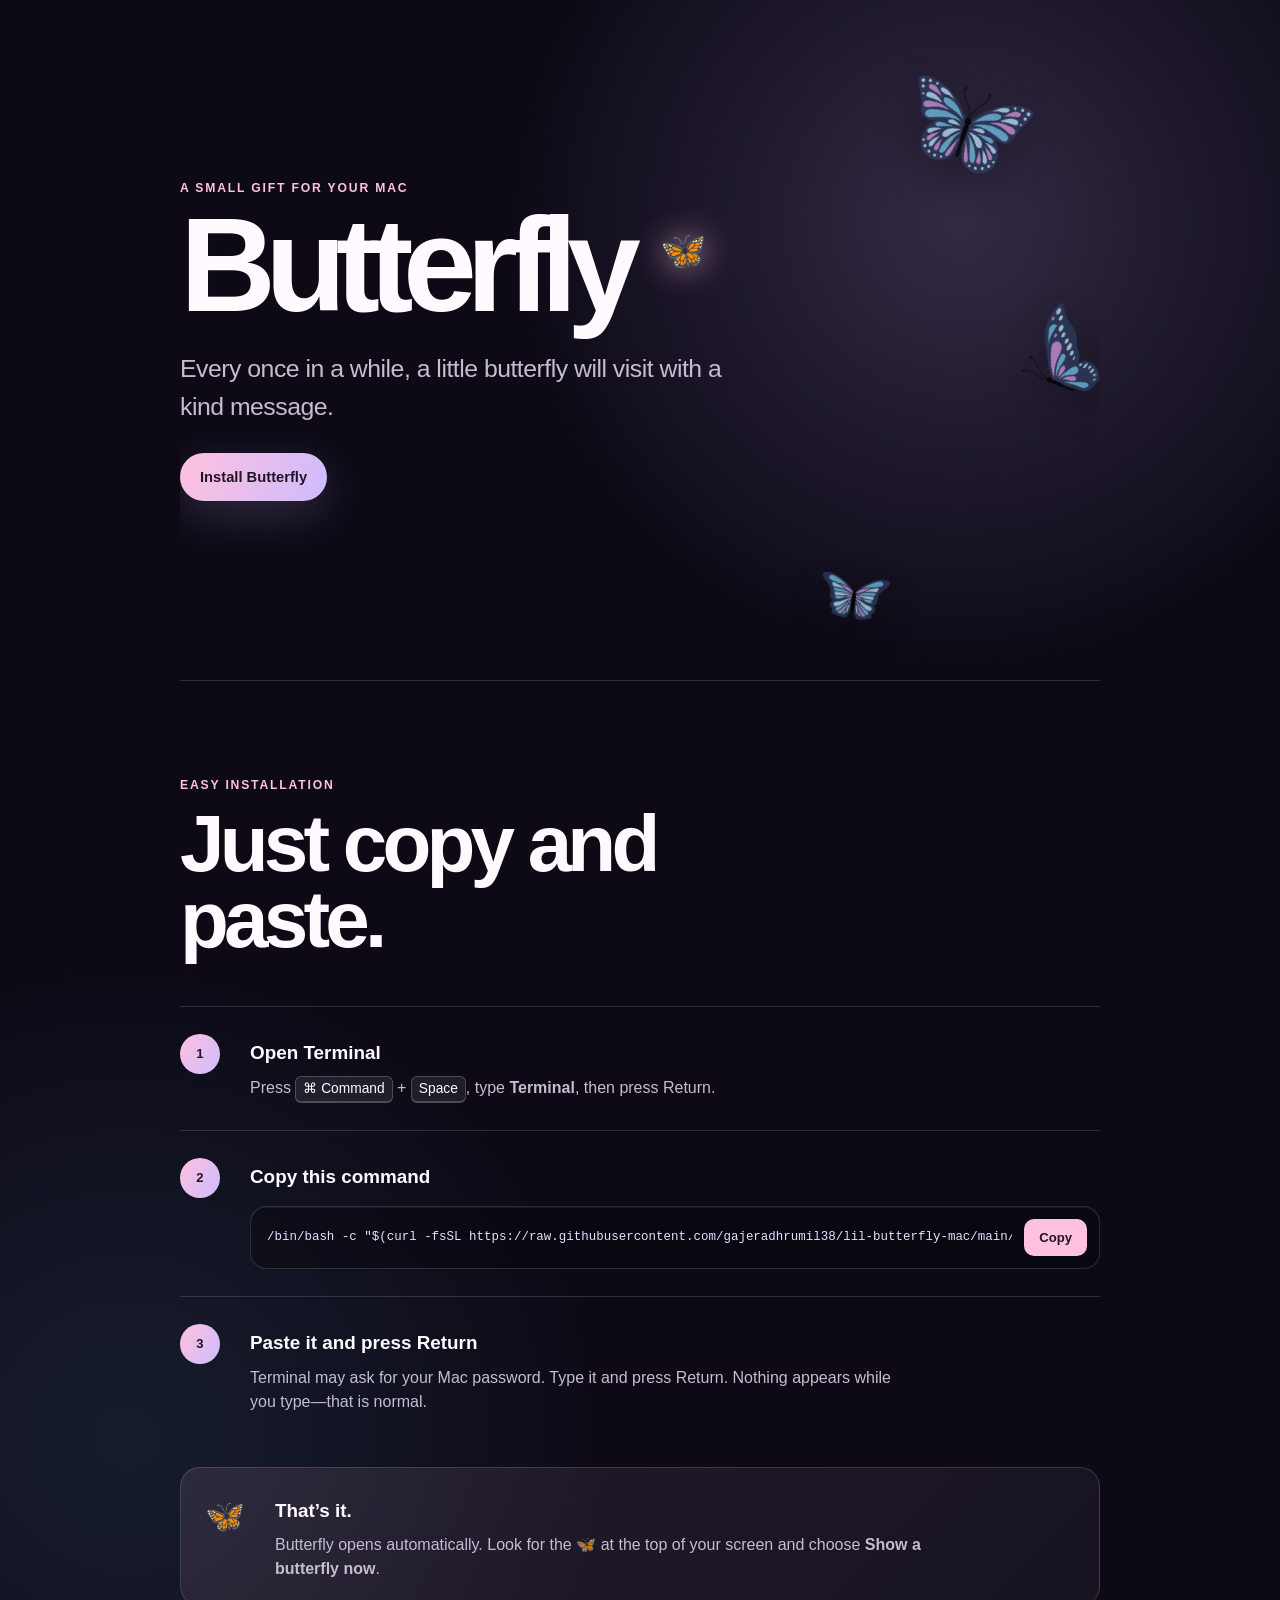
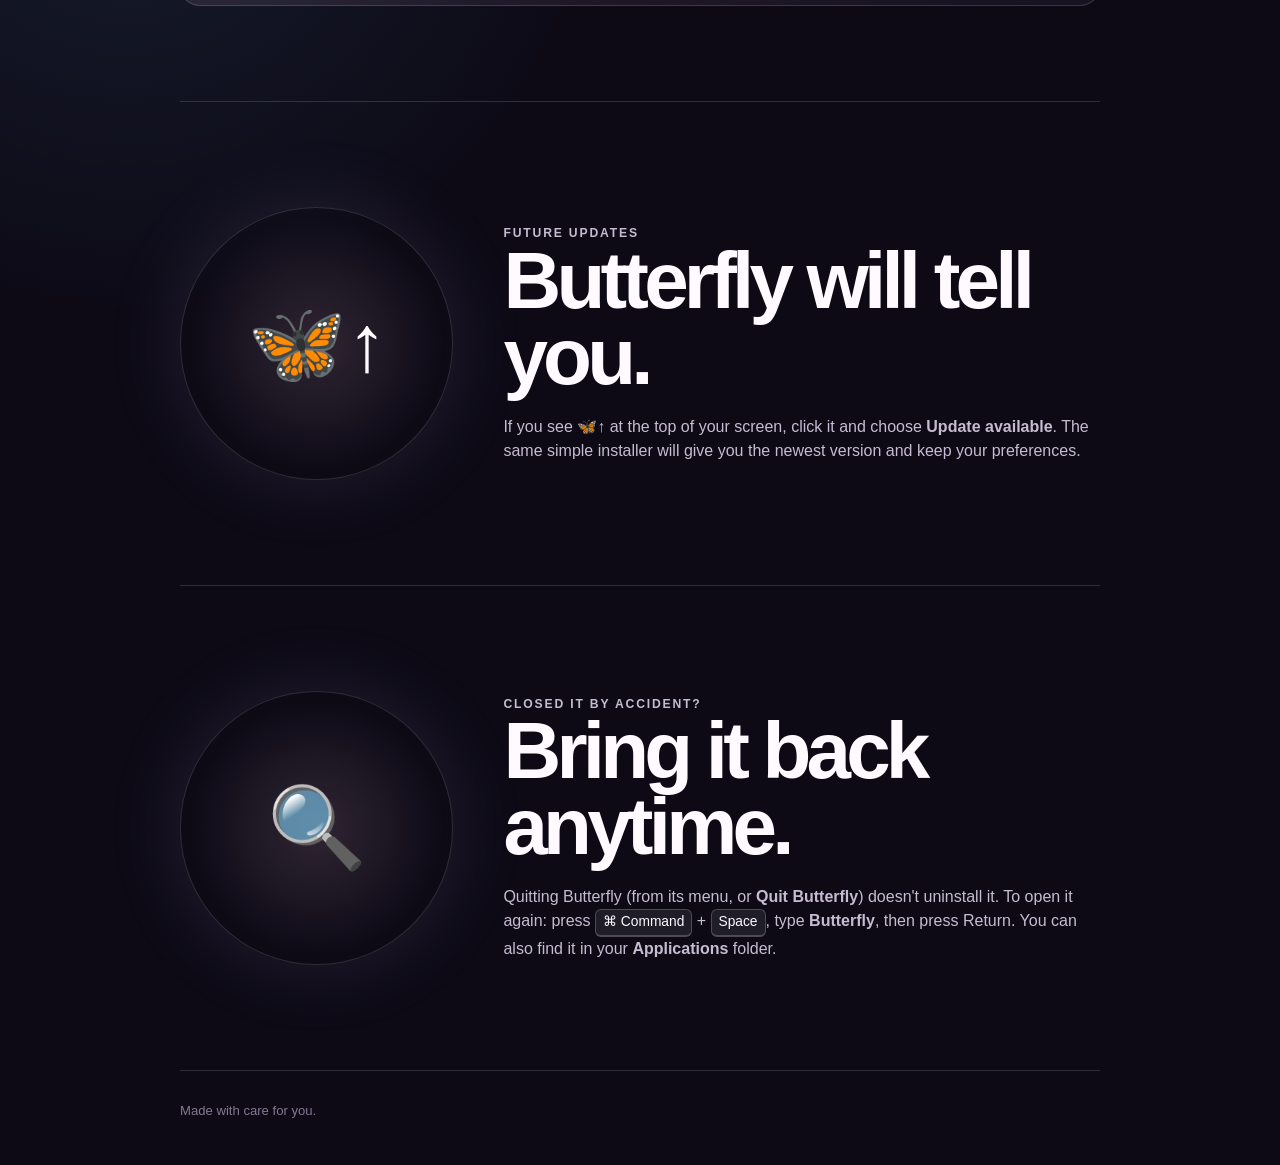
<file: docs/index.html>
<!doctype html>
<html lang="en">
<head>
  <meta charset="utf-8">
  <meta name="viewport" content="width=device-width, initial-scale=1">
  <meta name="description" content="A little butterfly made for your Mac.">
  <title>A little Butterfly for you</title>
  <link rel="stylesheet" href="styles.css">
</head>
<body>
  <main class="page">
    <section class="hello">
      <div class="butterflies" aria-hidden="true">
        <img class="butterfly one" src="assets/wings/Asset%201.svg" alt="">
        <img class="butterfly two" src="assets/wings/Asset%204.svg" alt="">
        <img class="butterfly three" src="assets/wings/Asset%207.svg" alt="">
      </div>
      <p class="tiny">a small gift for your Mac</p>
      <h1>Butterfly <span>🦋</span></h1>
      <p class="welcome">Every once in a while, a little butterfly will visit with a kind message.</p>
      <a class="start" href="#install">Install Butterfly</a>
    </section>

    <section class="install" id="install">
      <p class="tiny">easy installation</p>
      <h2>Just copy and paste.</h2>

      <div class="step">
        <span class="number">1</span>
        <div>
          <h3>Open Terminal</h3>
          <p>Press <kbd>⌘ Command</kbd> + <kbd>Space</kbd>, type <strong>Terminal</strong>, then press Return.</p>
        </div>
      </div>

      <div class="step">
        <span class="number">2</span>
        <div>
          <h3>Copy this command</h3>
          <div class="command-box">
            <code id="install-command">/bin/bash -c "$(curl -fsSL https://raw.githubusercontent.com/gajeradhrumil38/lil-butterfly-mac/main/scripts/install.sh)"</code>
            <button id="copy-button" type="button" aria-label="Copy installation command">Copy</button>
          </div>
        </div>
      </div>

      <div class="step">
        <span class="number">3</span>
        <div>
          <h3>Paste it and press Return</h3>
          <p>Terminal may ask for your Mac password. Type it and press Return. Nothing appears while you type—that is normal.</p>
        </div>
      </div>

      <div class="done">
        <span>🦋</span>
        <div>
          <h3>That’s it.</h3>
          <p>Butterfly opens automatically. Look for the 🦋 at the top of your screen and choose <strong>Show a butterfly now</strong>.</p>
        </div>
      </div>
    </section>

    <section class="updates">
      <div class="update-icon">🦋↑</div>
      <div>
        <p class="tiny">future updates</p>
        <h2>Butterfly will tell you.</h2>
        <p>If you see 🦋↑ at the top of your screen, click it and choose <strong>Update available</strong>. The same simple installer will give you the newest version and keep your preferences.</p>
      </div>
    </section>

    <section class="updates">
      <div class="update-icon">🔍</div>
      <div>
        <p class="tiny">closed it by accident?</p>
        <h2>Bring it back anytime.</h2>
        <p>Quitting Butterfly (from its menu, or <strong>Quit Butterfly</strong>) doesn't uninstall it. To open it again: press <kbd>⌘ Command</kbd> + <kbd>Space</kbd>, type <strong>Butterfly</strong>, then press Return. You can also find it in your <strong>Applications</strong> folder.</p>
      </div>
    </section>

    <footer>Made with care for you.</footer>
  </main>

  <script>
    const button = document.getElementById("copy-button");
    const command = document.getElementById("install-command").textContent;
    button.addEventListener("click", async () => {
      try {
        await navigator.clipboard.writeText(command);
        button.textContent = "Copied ✓";
        button.classList.add("copied");
        window.setTimeout(() => {
          button.textContent = "Copy";
          button.classList.remove("copied");
        }, 2200);
      } catch {
        const range = document.createRange();
        range.selectNodeContents(document.getElementById("install-command"));
        window.getSelection().removeAllRanges();
        window.getSelection().addRange(range);
      }
    });
  </script>
</body>
</html>
</file>
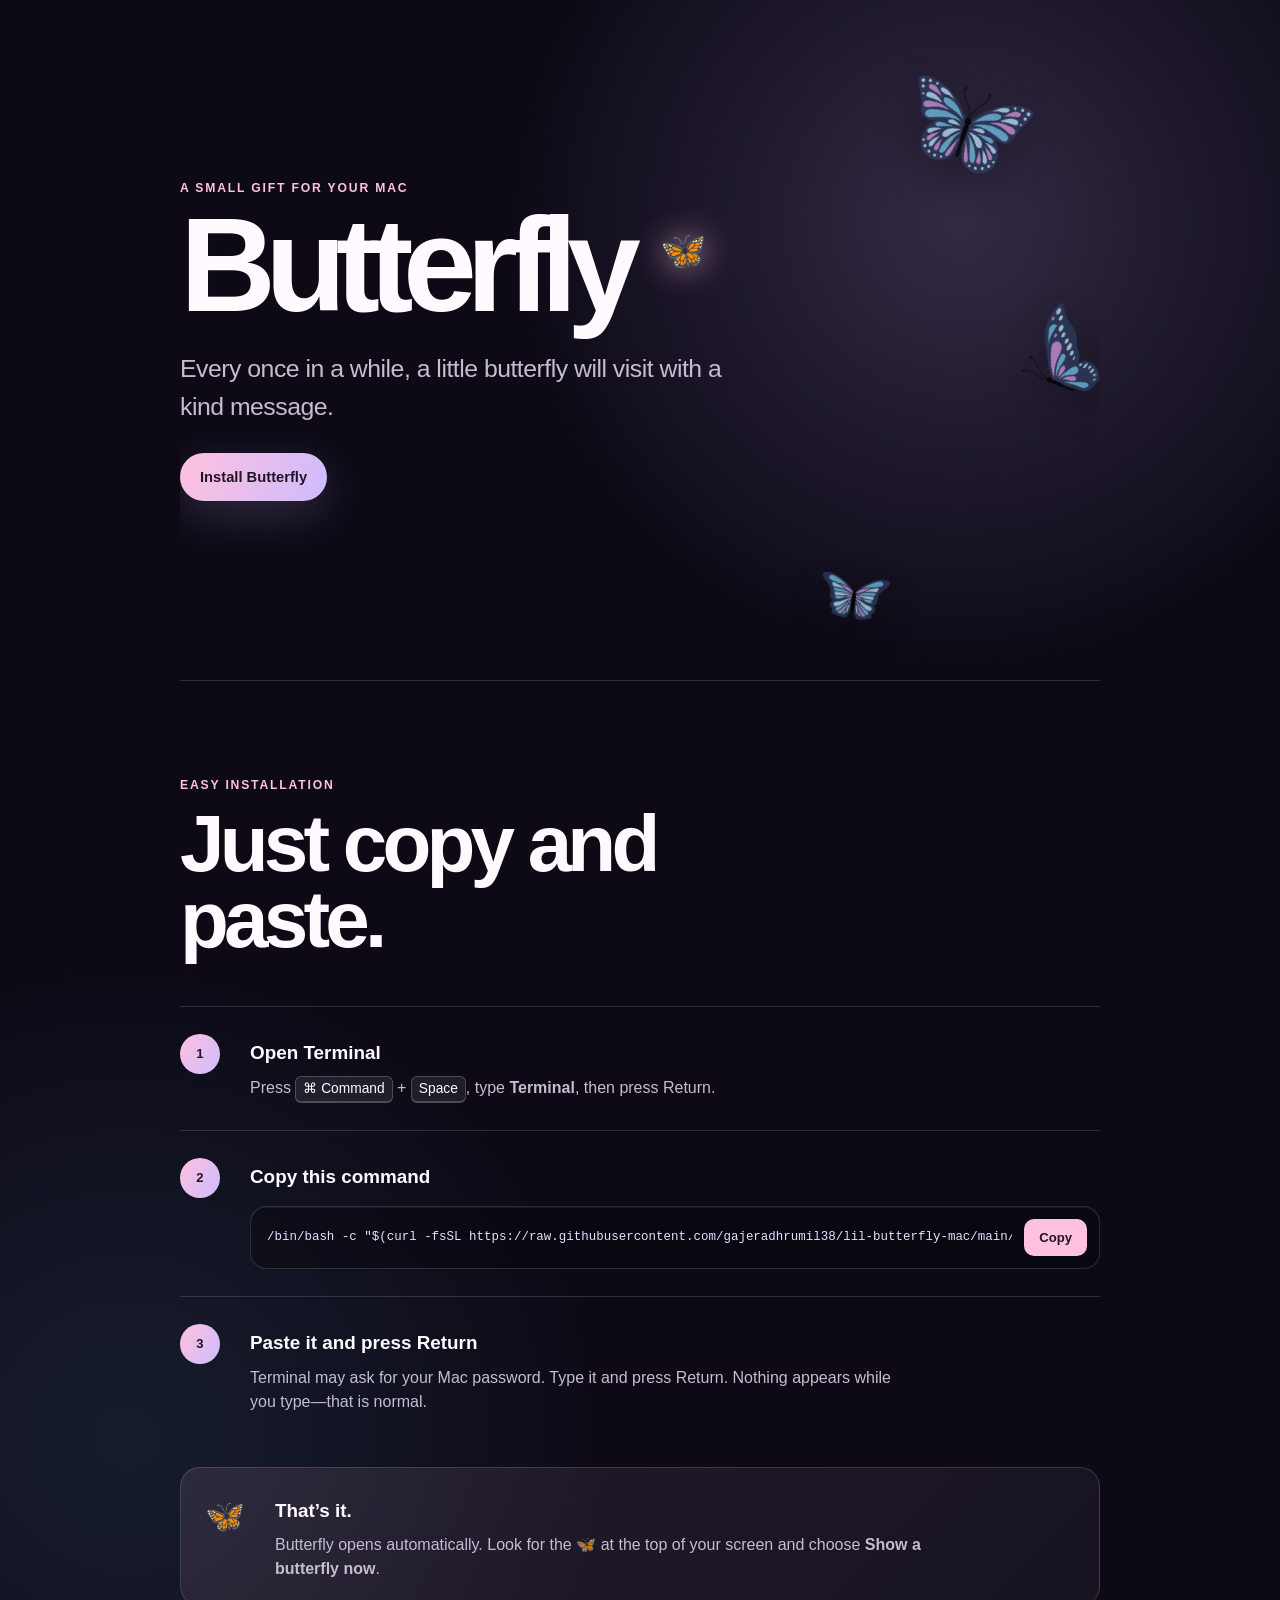
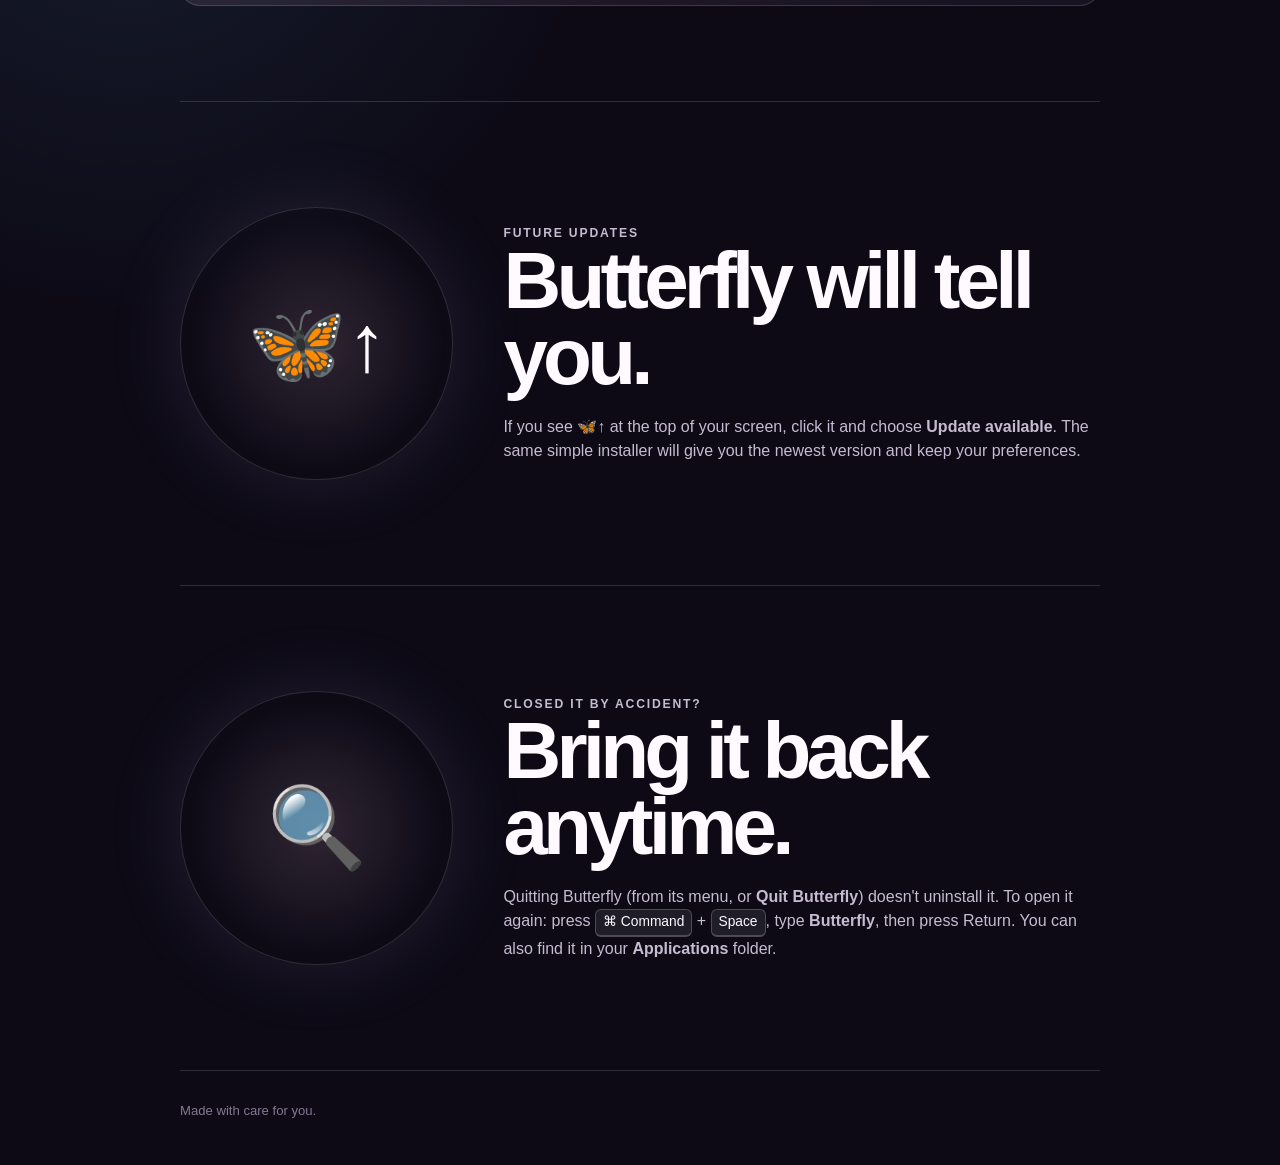
<file: docs/install.html>
<!doctype html>
<html lang="en">
<head>
  <meta charset="utf-8">
  <meta http-equiv="refresh" content="0; url=./#install">
  <meta name="viewport" content="width=device-width, initial-scale=1">
  <title>Install Butterfly</title>
</head>
<body>
  <p><a href="./#install">Continue to the Butterfly installation page</a></p>
</body>
</html>
</file>
<file: docs/styles.css>
:root {
  color-scheme: dark;
  --ink: #fffaff;
  --muted: #c6bcd1;
  --pink: #ffc1de;
  --lavender: #cdbbff;
  --glass: rgba(255, 255, 255, .08);
  --line: rgba(255, 255, 255, .14);
}

* { box-sizing: border-box; }
html { scroll-behavior: smooth; }
body {
  margin: 0;
  color: var(--ink);
  background:
    radial-gradient(circle at 75% 8%, rgba(203, 169, 255, .2), transparent 28rem),
    radial-gradient(circle at 10% 52%, rgba(108, 196, 255, .1), transparent 30rem),
    #0d0a16;
  font-family: -apple-system, BlinkMacSystemFont, "SF Pro Display", "Helvetica Neue", sans-serif;
  line-height: 1.5;
}

.page { width: min(920px, calc(100% - 32px)); margin: auto; }
.hello { position: relative; min-height: 680px; display: flex; flex-direction: column; justify-content: center; align-items: flex-start; overflow: hidden; }
.tiny { margin: 0 0 12px; color: var(--pink); font-size: .76rem; font-weight: 750; letter-spacing: .15em; text-transform: uppercase; }
h1 { margin: 0; font-size: clamp(4.6rem, 13vw, 8.3rem); line-height: .85; letter-spacing: -.08em; }
h1 span { display: inline-block; margin-left: .08em; font-size: .28em; vertical-align: 1.3em; filter: drop-shadow(0 0 16px rgba(255, 193, 222, .7)); }
.welcome { max-width: 570px; margin: 28px 0; color: var(--muted); font-size: clamp(1.18rem, 2.8vw, 1.55rem); letter-spacing: -.02em; }
.start { display: inline-block; padding: 13px 20px; border-radius: 999px; color: #211523; background: linear-gradient(115deg, var(--pink), var(--lavender)); font-size: .92rem; font-weight: 750; text-decoration: none; box-shadow: 0 14px 45px rgba(205, 187, 255, .18); transition: transform .2s ease; }
.start:hover { transform: translateY(-2px); }

.butterflies { position: absolute; inset: 0; pointer-events: none; }
.butterfly { position: absolute; width: 120px; opacity: .78; filter: drop-shadow(0 14px 22px rgba(0,0,0,.35)); animation: float 7s ease-in-out infinite; }
.butterfly.one { top: 13%; right: 8%; transform: rotate(18deg); }
.butterfly.two { top: 45%; right: 0; width: 82px; transform: rotate(-18deg); animation-delay: -2s; }
.butterfly.three { bottom: 9%; right: 23%; width: 68px; transform: rotate(8deg); animation-delay: -4s; }
@keyframes float { 0%,100% { translate: 0 0; } 50% { translate: 0 -13px; } }

.install { padding: 95px 0; border-top: 1px solid var(--line); }
h2 { max-width: 680px; margin: 0 0 48px; font-size: clamp(2.7rem, 7vw, 5rem); line-height: .95; letter-spacing: -.06em; }
.step { display: grid; grid-template-columns: 52px 1fr; gap: 18px; padding: 27px 0; border-top: 1px solid var(--line); }
.number { display: grid; place-items: center; width: 40px; height: 40px; border-radius: 50%; color: #211523; background: linear-gradient(120deg, var(--pink), var(--lavender)); font-size: .82rem; font-weight: 800; }
.step h3, .done h3 { margin: 5px 0 8px; font-size: 1.18rem; }
.step p, .done p, .updates > div > p { max-width: 650px; margin: 0; color: var(--muted); }
kbd { display: inline-block; padding: 2px 7px; border: 1px solid rgba(255,255,255,.2); border-bottom-width: 2px; border-radius: 6px; color: var(--ink); background: rgba(255,255,255,.08); font: inherit; font-size: .86em; }

.command-box { display: grid; grid-template-columns: 1fr auto; gap: 12px; align-items: center; margin-top: 14px; padding: 12px; border: 1px solid var(--line); border-radius: 16px; background: rgba(0,0,0,.25); box-shadow: inset 0 1px rgba(255,255,255,.07); }
.command-box code { min-width: 0; overflow-x: auto; padding: 5px 4px; color: #eaddff; font-family: ui-monospace, SFMono-Regular, Menlo, monospace; font-size: .78rem; white-space: nowrap; scrollbar-width: thin; }
.command-box button { border: 0; border-radius: 10px; padding: 9px 15px; color: #211523; background: var(--pink); font: inherit; font-size: .82rem; font-weight: 800; cursor: pointer; }
.command-box button.copied { background: #bff5d4; }

.done { display: grid; grid-template-columns: 52px 1fr; gap: 18px; margin-top: 26px; padding: 24px; border: 1px solid var(--line); border-radius: 20px; background: linear-gradient(135deg, rgba(255,193,222,.1), rgba(205,187,255,.05)); }
.done > span { font-size: 2rem; }
.updates { display: grid; grid-template-columns: .55fr 1.2fr; gap: 50px; align-items: center; padding: 105px 0; border-top: 1px solid var(--line); }
.updates h2 { margin-bottom: 20px; }
.update-icon { display: grid; place-items: center; aspect-ratio: 1; border: 1px solid var(--line); border-radius: 50%; background: radial-gradient(circle, rgba(255,193,222,.15), transparent 68%); font-size: clamp(3rem, 9vw, 5rem); box-shadow: 0 0 80px rgba(205,187,255,.12); }
footer { padding: 30px 0 45px; border-top: 1px solid var(--line); color: #847991; font-size: .82rem; }

@media (max-width: 650px) {
  .hello { min-height: 610px; }
  .butterfly.one { top: 8%; right: 3%; width: 86px; }
  .butterfly.two { top: 28%; width: 64px; }
  .butterfly.three { display: none; }
  .updates { grid-template-columns: 1fr; gap: 30px; }
  .update-icon { width: 150px; }
}

@media (max-width: 460px) {
  .page { width: min(100% - 24px, 920px); }
  h1 { font-size: 4.2rem; }
  .step { grid-template-columns: 42px 1fr; gap: 11px; }
  .command-box { grid-template-columns: 1fr; }
  .command-box button { width: 100%; }
  .done { grid-template-columns: 1fr; }
}
</file>
